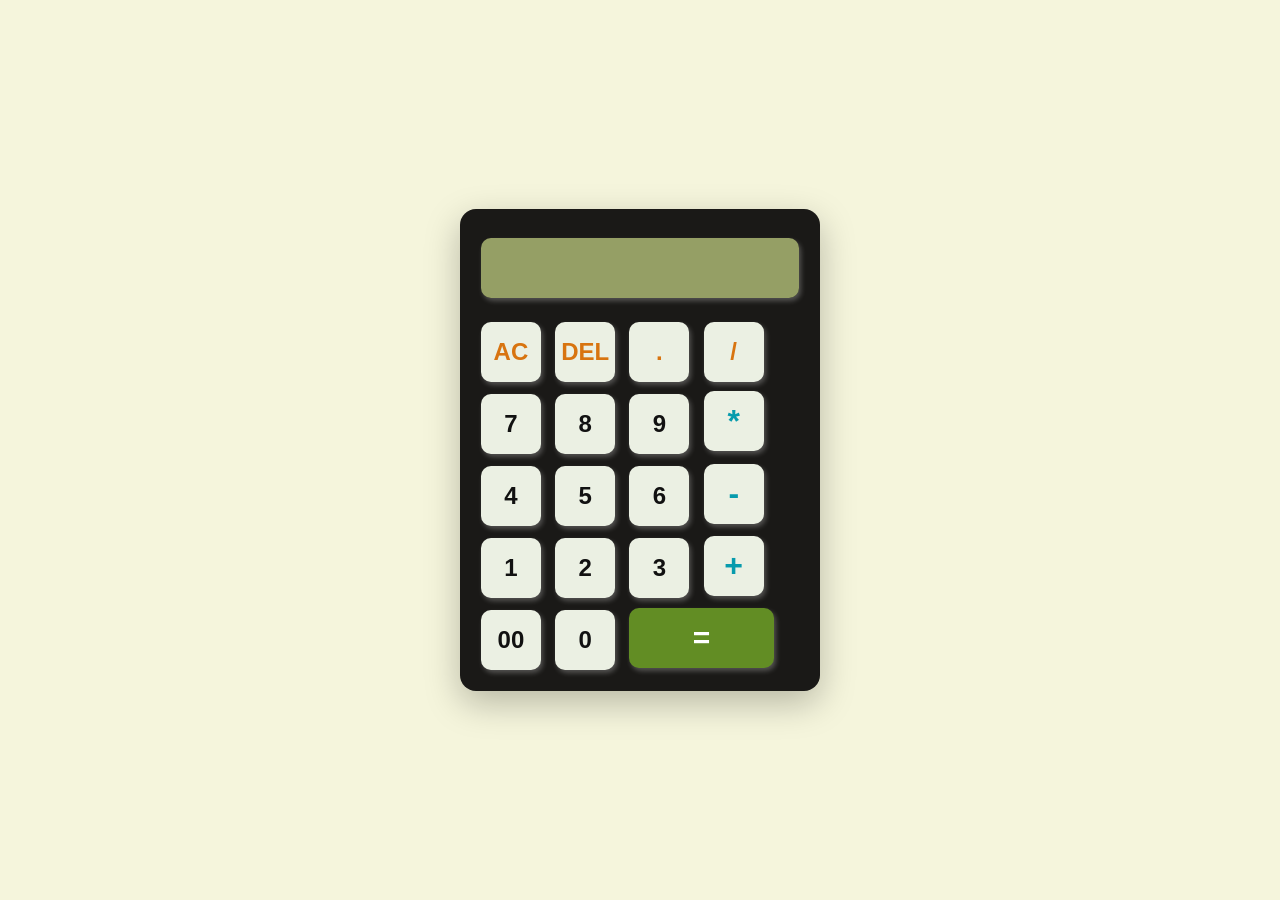
<file: index.html>
<!DOCTYPE html>
<html lang="en">
<head>
    <meta charset="UTF-8">
    <meta name="viewport" content="width=device-width, initial-scale=1.0">
    <title>Calculator Website</title>
    <link rel="stylesheet" href="./calculator/Calculator.css">
</head>
<body>
    <div class="container">
        <div class="calculator">
            <form onsubmit="return false;">
                <div class="display">
                    <input type="text" name="display" aria-label="Calculator display" readonly>
                </div>
                <div>
                    <input type="button" value="AC" onclick="display.value = ''" class="operation">
                    <input type="button" value="DEL" onclick="display.value = display.value.slice(0, -1)" class="operation">
                    <input type="button" value="." onclick="appendValue('.')" class="operation">
                    <input type="button" value="/" onclick="appendValue('/')" class="operation">
                </div>
                <div>
                    <input type="button" value="7" onclick="appendValue('7')">
                    <input type="button" value="8" onclick="appendValue('8')">
                    <input type="button" value="9" onclick="appendValue('9')">
                    <input type="button" value="*" onclick="appendValue('*')" class="operater">
                </div>
                <div>
                    <input type="button" value="4" onclick="appendValue('4')">
                    <input type="button" value="5" onclick="appendValue('5')">
                    <input type="button" value="6" onclick="appendValue('6')">
                    <input type="button" value="-" onclick="appendValue('-')" class="operater">
                </div>
                <div>
                    <input type="button" value="1" onclick="appendValue('1')">
                    <input type="button" value="2" onclick="appendValue('2')">
                    <input type="button" value="3" onclick="appendValue('3')">
                    <input type="button" value="+" onclick="appendValue('+')" class="operater">
                </div>
                <div>
                    <input type="button" value="00" onclick="appendValue('00')">
                    <input type="button" value="0" onclick="appendValue('0')">
                    <input class="equal" type="button" value="=" onclick="calculate()">
                </div>
            </form>
        </div>
    </div>
    <script>
        const display = document.querySelector('input[name="display"]');

        function appendValue(value) {
            display.value += value;
        }

        function calculate() {
            try {
                if (!display.value.trim()) return;
                if (!/^[0-9+*/.()\\s-]+$/.test(display.value)) {
                    throw new Error('Invalid expression');
                }
                const result = Function('"use strict"; return (' + display.value + ')')();
                display.value = Number.isFinite(result) ? String(result) : 'Error';
            } catch {
                display.value = 'Error';
            }
        }
    </script>
</body>
</html>
</file>
<file: calculator/Calculator.css>
* {
    margin: 0;
    padding: 0;
    box-sizing: border-box;
}

body {
    min-height: 100vh;
    font-family: Arial, sans-serif;
    background: beige;
}

.container {
    width: 100%;
    min-height: 100vh;
    padding: 20px;
    display: flex;
    align-items: center;
    justify-content: center;
}

.calculator {
    width: min(100%, 360px);
    background-color: rgb(26, 25, 23);
    padding: 16px;
    border-radius: 16px;
    box-shadow: 0 12px 35px rgba(0, 0, 0, 0.25);
}

.calculator form input {
    border: 0;
    outline: 0;
    width:  min(19%, 60px);
    height: 60px;
    border-radius: 10px;
    box-shadow: 2px 3px 5px rgba(255, 255, 255, 0.25);
    background: rgb(235, 240, 227);
    color: #111;
    font-size: 24px;
    font-weight: 700;
    margin: 1.5%;
    cursor: pointer;
}

form .display {
    display: flex;
    justify-content: flex-end;
    margin: 8px 0 14px;
}

form .display input {
    width: 100%;
    text-align: right;
    padding: 12px;
    font-size: 38px;
    background-color: rgba(157, 168, 106, 0.947);
    color: #111;
    cursor: text;
}

form input.equal {
    width: 44%;
    color: #fff;
    background-color: #628d24;
    font-size: 30px;
}

form input.operation {
    color: #d87410;
}

form input.operater {
    color: #079bad;
    font-size: 32px;
}

.calculator form input:active {
    transform: scale(0.96);
}

@media (max-width: 380px) {
    .calculator {
        padding: 10px;
    }

    .calculator form input {
        height: 54px;
        font-size: 21px;
    }

    form .display input {
        font-size: 32px;
    }
}
</file>
